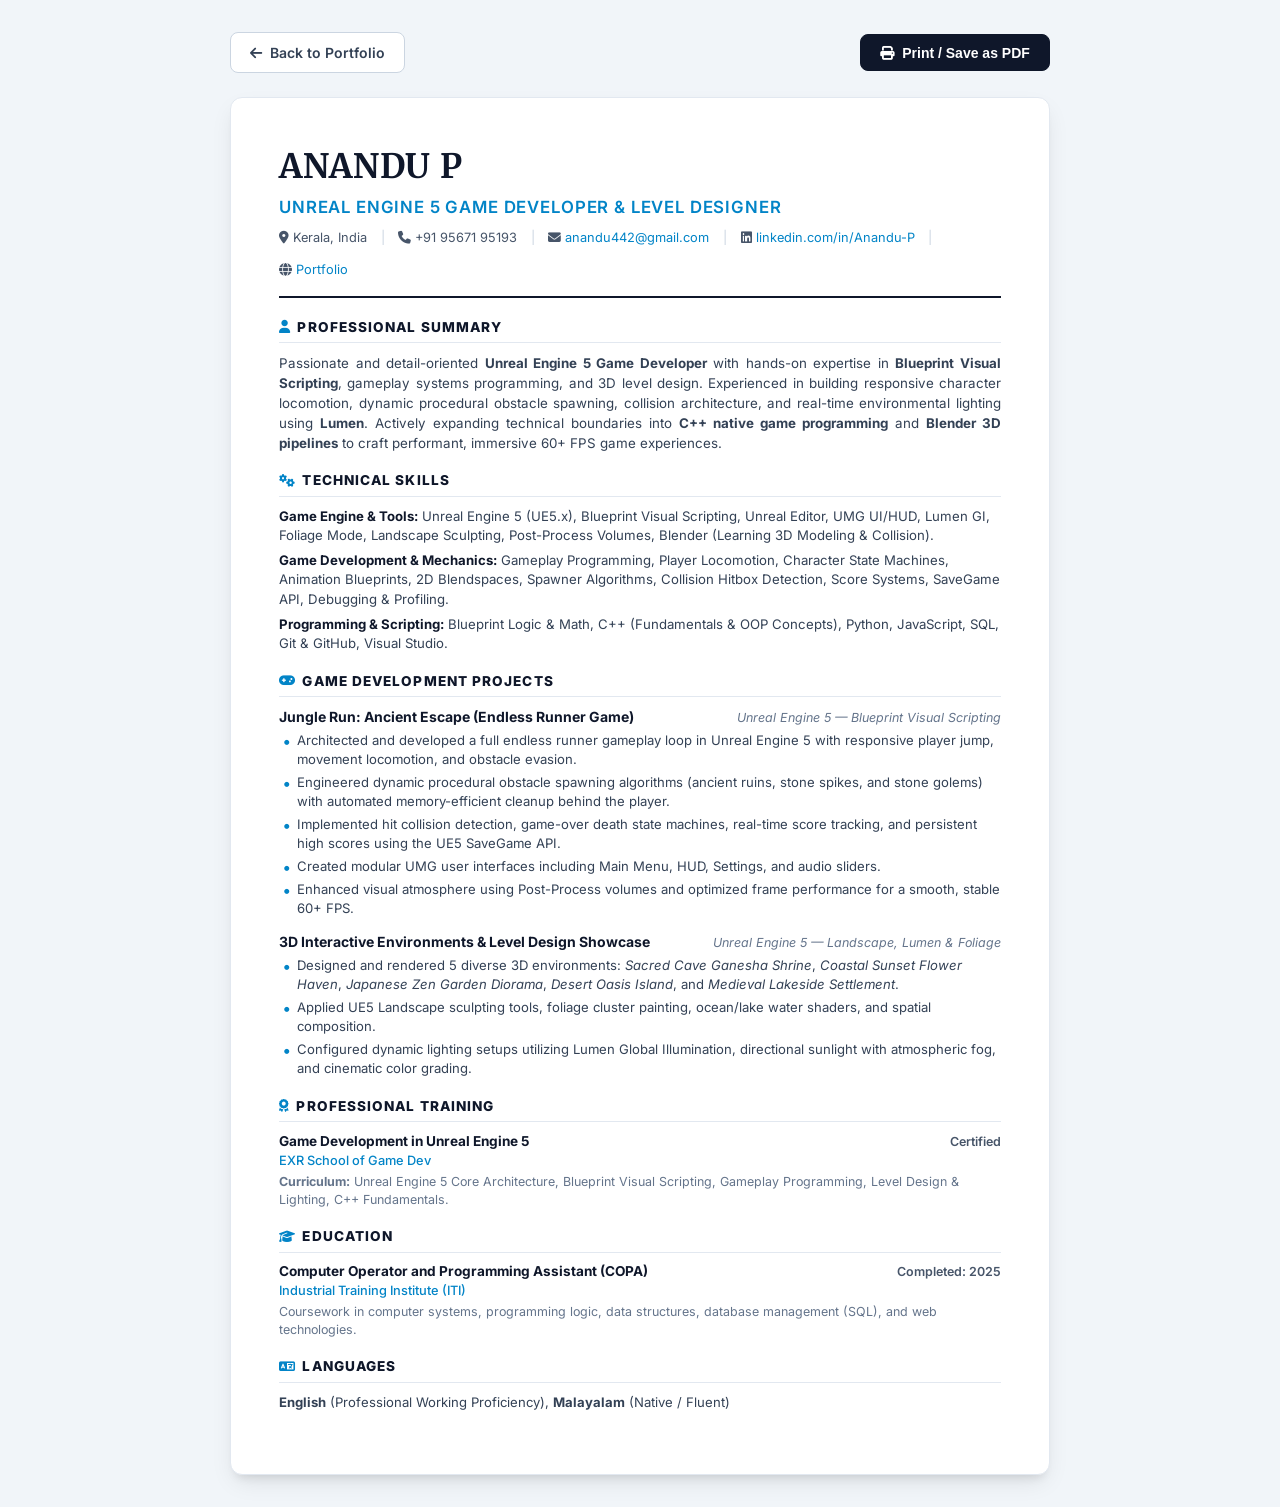
<file: resume.html>
<!DOCTYPE html>
<html lang="en">
<head>
  <meta charset="UTF-8">
  <meta name="viewport" content="width=device-width, initial-scale=1.0">
  <title>Anandu P - Resume | Unreal Engine 5 Game Developer</title>
  <link rel="preconnect" href="https://fonts.googleapis.com">
  <link rel="preconnect" href="https://fonts.gstatic.com" crossorigin>
  <link href="https://fonts.googleapis.com/css2?family=Inter:wght@400;500;600;700;800&family=Merriweather:ital,wght@0,400;0,700;1,300&family=JetBrains+Mono:wght@400;500&display=swap" rel="stylesheet">
  <link rel="stylesheet" href="https://cdnjs.cloudflare.com/ajax/libs/font-awesome/6.5.1/css/all.min.css">
  <style>
    * {
      box-sizing: border-box;
      margin: 0;
      padding: 0;
    }

    body {
      background-color: #f1f5f9;
      color: #1e293b;
      font-family: 'Inter', -apple-system, BlinkMacSystemFont, "Segoe UI", Roboto, sans-serif;
      line-height: 1.45;
      padding: 2rem 1rem;
    }

    .resume-actions {
      max-width: 820px;
      margin: 0 auto 1.5rem auto;
      display: flex;
      justify-content: space-between;
      align-items: center;
    }

    .btn {
      display: inline-flex;
      align-items: center;
      gap: 0.5rem;
      padding: 0.6rem 1.2rem;
      border-radius: 0.5rem;
      font-weight: 600;
      font-size: 0.875rem;
      text-decoration: none;
      cursor: pointer;
      transition: all 0.2s ease;
    }

    .btn-primary {
      background-color: #0f172a;
      color: #ffffff;
      border: 1px solid #0f172a;
    }
    .btn-primary:hover {
      background-color: #1e293b;
    }

    .btn-secondary {
      background-color: #ffffff;
      color: #334155;
      border: 1px solid #cbd5e1;
    }
    .btn-secondary:hover {
      background-color: #f8fafc;
    }

    .resume-page {
      max-width: 820px;
      margin: 0 auto;
      background: #ffffff;
      padding: 2.75rem 3rem;
      border-radius: 0.75rem;
      box-shadow: 0 10px 25px -5px rgba(0, 0, 0, 0.1), 0 8px 10px -6px rgba(0, 0, 0, 0.1);
      border: 1px solid #e2e8f0;
    }

    /* Header */
    .header {
      text-align: center;
      border-bottom: 2px solid #0f172a;
      padding-bottom: 1rem;
      margin-bottom: 1.25rem;
    }

    .name {
      font-family: 'Merriweather', serif;
      font-size: 2.1rem;
      font-weight: 700;
      color: #0f172a;
      letter-spacing: 0.02em;
      margin-bottom: 0.25rem;
    }

    .title {
      font-size: 1.05rem;
      font-weight: 600;
      color: #0284c7;
      text-transform: uppercase;
      letter-spacing: 0.05em;
      margin-bottom: 0.6rem;
    }

    .contact-bar {
      display: flex;
      flex-wrap: wrap;
      justify-content: center;
      align-items: center;
      gap: 0.85rem;
      font-size: 0.8rem;
      color: #475569;
    }

    .contact-bar a {
      color: #0284c7;
      text-decoration: none;
    }
    .contact-bar a:hover {
      text-decoration: underline;
    }

    .contact-bar span.separator {
      color: #cbd5e1;
    }

    /* Section Typography */
    .section {
      margin-bottom: 1.15rem;
    }

    .section-title {
      font-size: 0.85rem;
      font-weight: 800;
      color: #0f172a;
      text-transform: uppercase;
      letter-spacing: 0.08em;
      border-bottom: 1px solid #e2e8f0;
      padding-bottom: 0.3rem;
      margin-bottom: 0.6rem;
      display: flex;
      align-items: center;
      gap: 0.4rem;
    }

    .section-title i {
      color: #0284c7;
      font-size: 0.8rem;
    }

    /* Content Styling */
    .summary-text {
      font-size: 0.835rem;
      color: #334155;
      text-align: justify;
      line-height: 1.5;
    }

    .skills-grid {
      display: grid;
      grid-template-columns: 1fr;
      gap: 0.4rem;
      font-size: 0.825rem;
    }

    .skill-category {
      color: #334155;
      line-height: 1.45;
    }

    .skill-category strong {
      color: #0f172a;
      font-weight: 700;
    }

    .project-item {
      margin-bottom: 0.85rem;
    }

    .project-header {
      display: flex;
      justify-content: space-between;
      align-items: baseline;
      margin-bottom: 0.25rem;
    }

    .project-title {
      font-size: 0.875rem;
      font-weight: 700;
      color: #0f172a;
    }

    .project-tech {
      font-size: 0.78rem;
      color: #64748b;
      font-style: italic;
    }

    .bullet-list {
      list-style-type: none;
      padding-left: 0;
      margin-top: 0.25rem;
    }

    .bullet-list li {
      font-size: 0.82rem;
      color: #334155;
      position: relative;
      padding-left: 1.1rem;
      margin-bottom: 0.25rem;
      line-height: 1.45;
    }

    .bullet-list li::before {
      content: "•";
      color: #0284c7;
      font-weight: bold;
      font-size: 1rem;
      position: absolute;
      left: 0.25rem;
      top: -0.1rem;
    }

    .edu-item {
      margin-bottom: 0.6rem;
    }

    .edu-header {
      display: flex;
      justify-content: space-between;
      align-items: baseline;
    }

    .edu-degree {
      font-size: 0.85rem;
      font-weight: 700;
      color: #0f172a;
    }

    .edu-year {
      font-size: 0.78rem;
      font-weight: 600;
      color: #475569;
    }

    .edu-institution {
      font-size: 0.8rem;
      color: #0284c7;
      font-weight: 500;
    }

    .edu-details {
      font-size: 0.78rem;
      color: #64748b;
      margin-top: 0.15rem;
    }

    .languages-text {
      font-size: 0.82rem;
      color: #334155;
    }

    /* Print Styles */
    @media print {
      body {
        background: #ffffff !important;
        padding: 0 !important;
      }

      .resume-actions {
        display: none !important;
      }

      .resume-page {
        box-shadow: none !important;
        border: none !important;
        padding: 0 !important;
        max-width: 100% !important;
      }

      a {
        color: #0f172a !important;
        text-decoration: none !important;
      }
    }
  </style>
</head>
<body>

  <!-- Top Action Bar -->
  <div class="resume-actions">
    <a href="index.html" class="btn btn-secondary">
      <i class="fa-solid fa-arrow-left"></i> Back to Portfolio
    </a>
    <button onclick="window.print()" class="btn btn-primary">
      <i class="fa-solid fa-print"></i> Print / Save as PDF
    </button>
  </div>

  <!-- Main Resume Sheet -->
  <div class="resume-page">
    
    <!-- Header -->
    <header class="header" style="text-align: left;">
      <div style="flex: 1;">
        <h1 class="name">ANANDU P</h1>
        <div class="title">Unreal Engine 5 Game Developer & Level Designer</div>
        <div class="contact-bar" style="justify-content: flex-start;">
          <span><i class="fa-solid fa-location-dot"></i> Kerala, India</span>
          <span class="separator">|</span>
          <span><i class="fa-solid fa-phone"></i> +91 95671 95193</span>
          <span class="separator">|</span>
          <span><i class="fa-solid fa-envelope"></i> <a href="mailto:anandu442@gmail.com">anandu442@gmail.com</a></span>
          <span class="separator">|</span>
          <span><i class="fa-brands fa-linkedin"></i> <a href="https://www.linkedin.com/in/Anandu-P" target="_blank">linkedin.com/in/Anandu-P</a></span>
          <span class="separator">|</span>
          <span><i class="fa-solid fa-globe"></i> <a href="https://anandu-p-0.github.io/portfolio/" target="_blank">Portfolio</a></span>
        </div>
      </div>
</header>

    <!-- Professional Summary -->
    <section class="section">
      <h2 class="section-title"><i class="fa-solid fa-user"></i> Professional Summary</h2>
      <p class="summary-text">
        Passionate and detail-oriented <strong>Unreal Engine 5 Game Developer</strong> with hands-on expertise in <strong>Blueprint Visual Scripting</strong>, gameplay systems programming, and 3D level design. Experienced in building responsive character locomotion, dynamic procedural obstacle spawning, collision architecture, and real-time environmental lighting using <strong>Lumen</strong>. Actively expanding technical boundaries into <strong>C++ native game programming</strong> and <strong>Blender 3D pipelines</strong> to craft performant, immersive 60+ FPS game experiences.
      </p>
    </section>

    <!-- Technical Skills Matrix -->
    <section class="section">
      <h2 class="section-title"><i class="fa-solid fa-gears"></i> Technical Skills</h2>
      <div class="skills-grid">
        <div class="skill-category">
          <strong>Game Engine & Tools:</strong> Unreal Engine 5 (UE5.x), Blueprint Visual Scripting, Unreal Editor, UMG UI/HUD, Lumen GI, Foliage Mode, Landscape Sculpting, Post-Process Volumes, Blender (Learning 3D Modeling & Collision).
        </div>
        <div class="skill-category">
          <strong>Game Development & Mechanics:</strong> Gameplay Programming, Player Locomotion, Character State Machines, Animation Blueprints, 2D Blendspaces, Spawner Algorithms, Collision Hitbox Detection, Score Systems, SaveGame API, Debugging & Profiling.
        </div>
        <div class="skill-category">
          <strong>Programming & Scripting:</strong> Blueprint Logic & Math, C++ (Fundamentals & OOP Concepts), Python, JavaScript, SQL, Git & GitHub, Visual Studio.
        </div>
      </div>
    </section>

    <!-- Featured Projects -->
    <section class="section">
      <h2 class="section-title"><i class="fa-solid fa-gamepad"></i> Game Development Projects</h2>
      
      <!-- Project 1: Jungle Run -->
      <div class="project-item">
        <div class="project-header">
          <span class="project-title">Jungle Run: Ancient Escape (Endless Runner Game)</span>
          <span class="project-tech">Unreal Engine 5 — Blueprint Visual Scripting</span>
        </div>
        <ul class="bullet-list">
          <li>Architected and developed a full endless runner gameplay loop in Unreal Engine 5 with responsive player jump, movement locomotion, and obstacle evasion.</li>
          <li>Engineered dynamic procedural obstacle spawning algorithms (ancient ruins, stone spikes, and stone golems) with automated memory-efficient cleanup behind the player.</li>
          <li>Implemented hit collision detection, game-over death state machines, real-time score tracking, and persistent high scores using the UE5 SaveGame API.</li>
          <li>Created modular UMG user interfaces including Main Menu, HUD, Settings, and audio sliders.</li>
          <li>Enhanced visual atmosphere using Post-Process volumes and optimized frame performance for a smooth, stable 60+ FPS.</li>
        </ul>
      </div>

      <!-- Project 2: 3D Environments & Level Design -->
      <div class="project-item">
        <div class="project-header">
          <span class="project-title">3D Interactive Environments & Level Design Showcase</span>
          <span class="project-tech">Unreal Engine 5 — Landscape, Lumen & Foliage</span>
        </div>
        <ul class="bullet-list">
          <li>Designed and rendered 5 diverse 3D environments: <em>Sacred Cave Ganesha Shrine</em>, <em>Coastal Sunset Flower Haven</em>, <em>Japanese Zen Garden Diorama</em>, <em>Desert Oasis Island</em>, and <em>Medieval Lakeside Settlement</em>.</li>
          <li>Applied UE5 Landscape sculpting tools, foliage cluster painting, ocean/lake water shaders, and spatial composition.</li>
          <li>Configured dynamic lighting setups utilizing Lumen Global Illumination, directional sunlight with atmospheric fog, and cinematic color grading.</li>
        </ul>
      </div>
    </section>

    <!-- Professional Training -->
    <section class="section">
      <h2 class="section-title"><i class="fa-solid fa-award"></i> Professional Training</h2>
      <div class="edu-item">
        <div class="edu-header">
          <span class="edu-degree">Game Development in Unreal Engine 5</span>
          <span class="edu-year">Certified</span>
        </div>
        <div class="edu-institution">EXR School of Game Dev</div>
        <div class="edu-details">
          <strong>Curriculum:</strong> Unreal Engine 5 Core Architecture, Blueprint Visual Scripting, Gameplay Programming, Level Design & Lighting, C++ Fundamentals.
        </div>
      </div>
    </section>

    <!-- Education -->
    <section class="section">
      <h2 class="section-title"><i class="fa-solid fa-graduation-cap"></i> Education</h2>
      <div class="edu-item">
        <div class="edu-header">
          <span class="edu-degree">Computer Operator and Programming Assistant (COPA)</span>
          <span class="edu-year">Completed: 2025</span>
        </div>
        <div class="edu-institution">Industrial Training Institute (ITI)</div>
        <div class="edu-details">
          Coursework in computer systems, programming logic, data structures, database management (SQL), and web technologies.
        </div>
      </div>
    </section>

    <!-- Languages -->
    <section class="section">
      <h2 class="section-title"><i class="fa-solid fa-language"></i> Languages</h2>
      <p class="languages-text">
        <strong>English</strong> (Professional Working Proficiency), <strong>Malayalam</strong> (Native / Fluent)
      </p>
    </section>

  </div>

</body>
</html>
</file>
